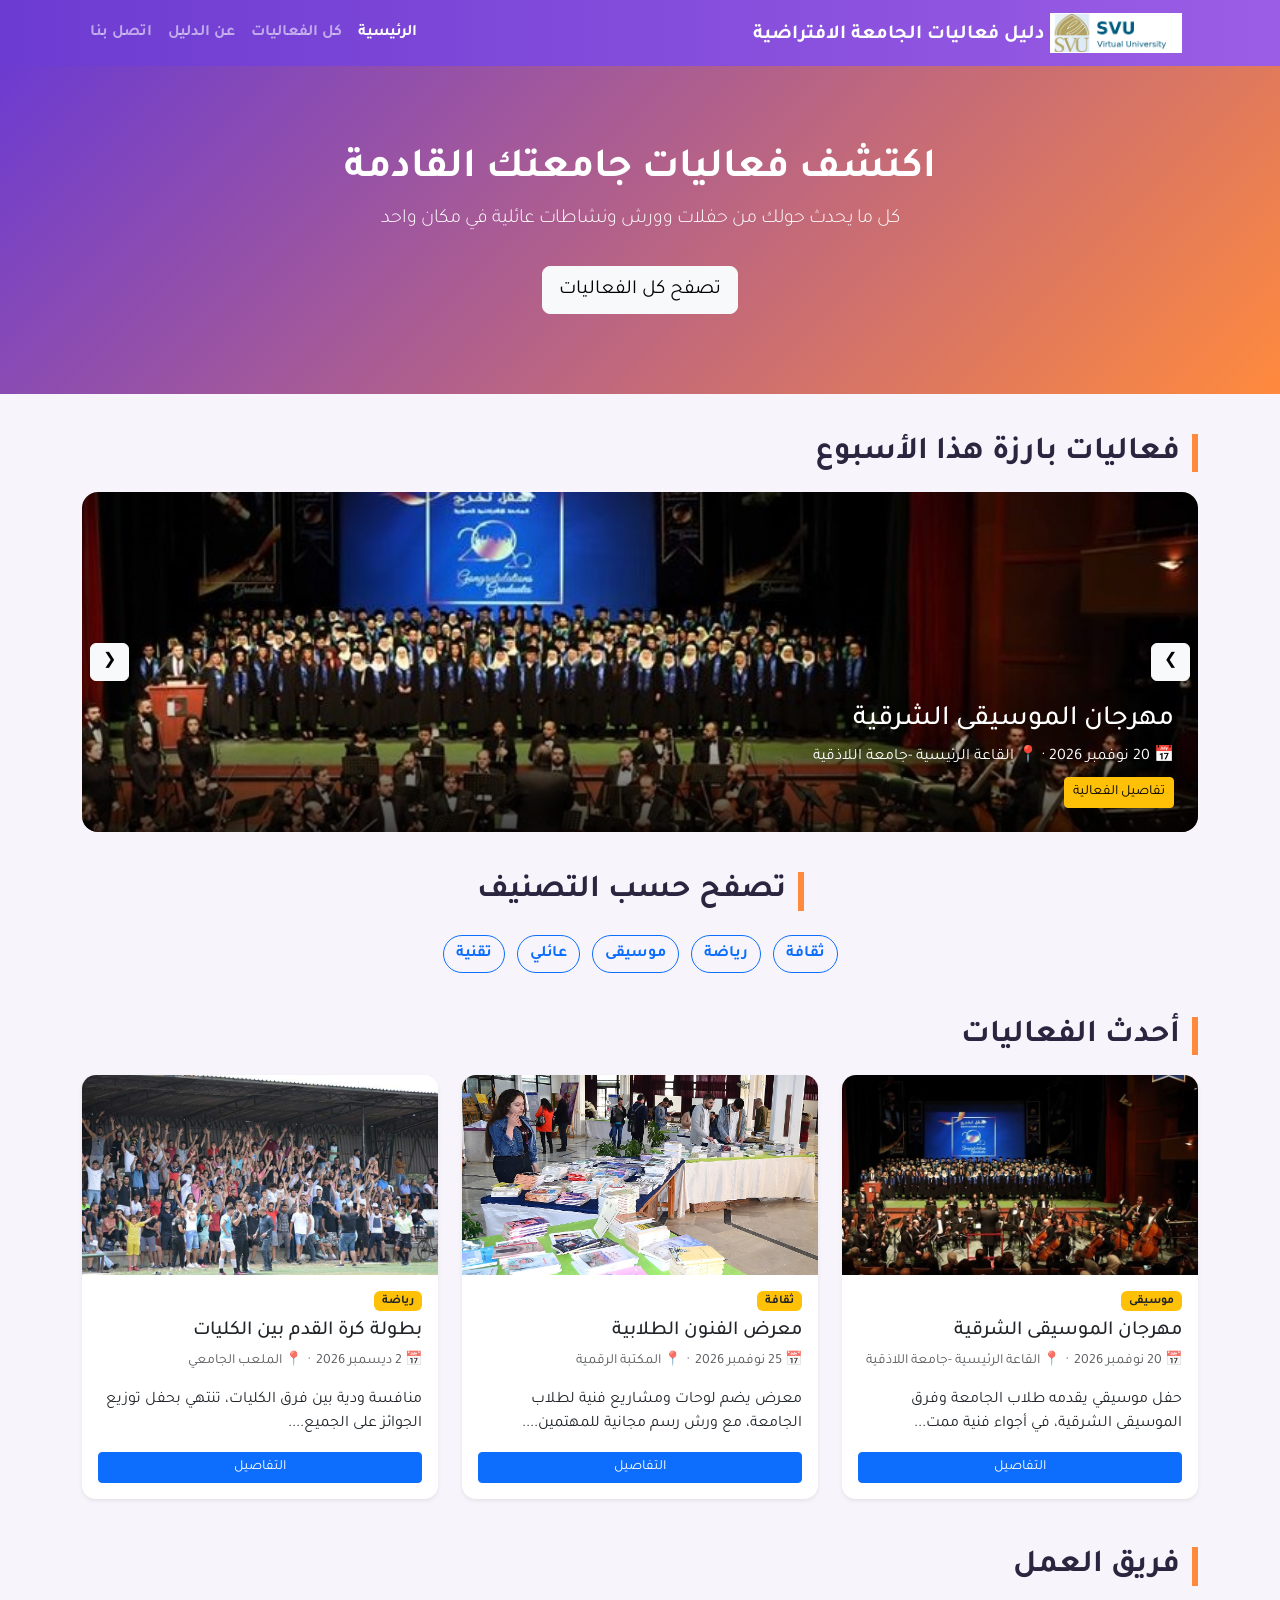
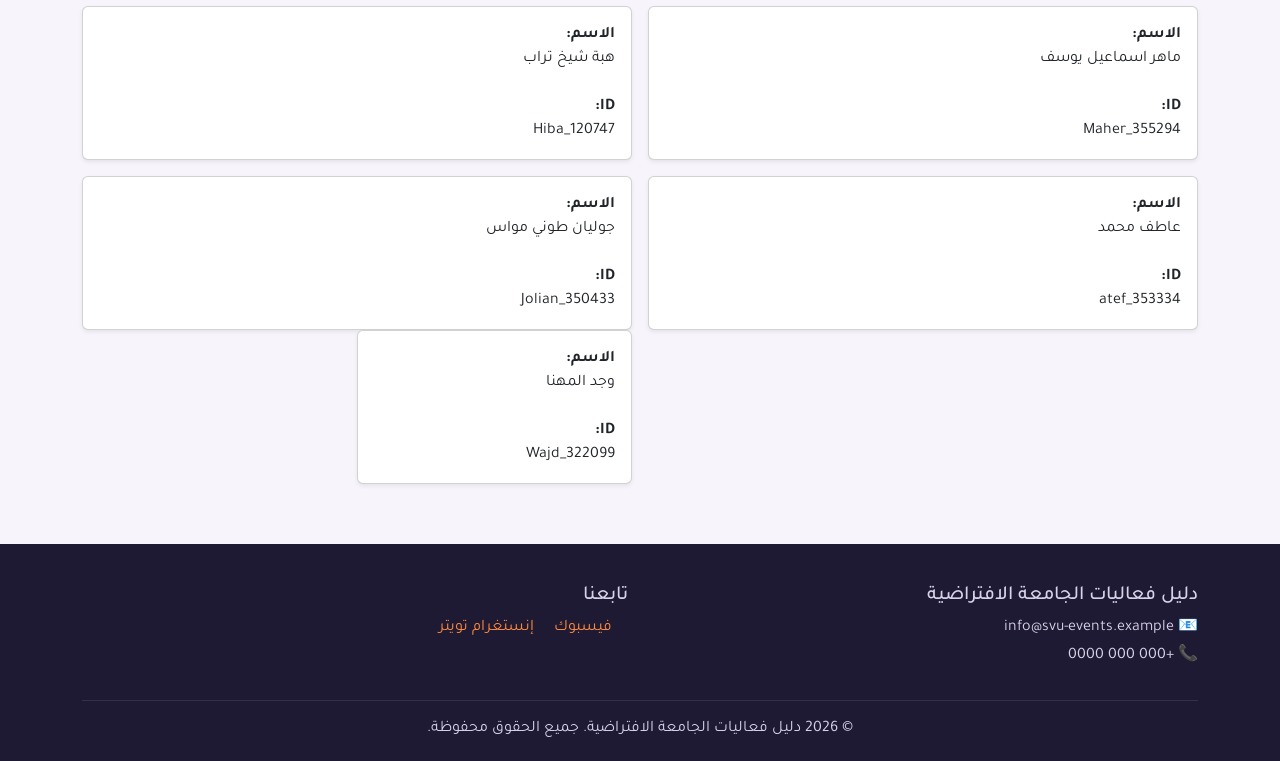
<file: index.html>
<!DOCTYPE html>
<html lang="ar" dir="rtl">
<head>
  <meta charset="UTF-8">
  <meta name="viewport" content="width=device-width, initial-scale=1.0">
  <title>دليل فعاليات الجامعة الافتراضية - الرئيسية</title>

  <!-- Bootstrap CSS عبر CDN -->
  <link href="https://cdn.jsdelivr.net/npm/bootstrap@5.3.3/dist/css/bootstrap.min.css" rel="stylesheet">
  <!-- خط Tajawal من Google Fonts -->
  <link href="https://fonts.googleapis.com/css2?family=Tajawal:wght@400;700&display=swap" rel="stylesheet">
  <!-- ملف التنسيق الخاص بالمشروع -->
  <link rel="stylesheet" href="assets/css/styles.css">
</head>
<body>

  <!-- ===== الرأس: الشعار + شريط التنقل ===== -->
  <header>
    <nav class="navbar navbar-expand-lg navbar-dark main-nav">
      <div class="container">
        <a class="navbar-brand fw-bold" href="index.html">
  <img src="assets/img/logo.png" alt="شعار الجامعة" height="40">
  دليل فعاليات الجامعة الافتراضية
</a>
        <button class="navbar-toggler" type="button" data-bs-toggle="collapse" data-bs-target="#mainNav" aria-controls="mainNav" aria-expanded="false" aria-label="القائمة">
          <span class="navbar-toggler-icon"></span>
        </button>
        <div class="collapse navbar-collapse" id="mainNav">
          <ul class="navbar-nav me-auto">
            <li class="nav-item"><a class="nav-link active" href="index.html">الرئيسية</a></li>
            <li class="nav-item"><a class="nav-link" href="events.html">كل الفعاليات</a></li>
            <li class="nav-item"><a class="nav-link" href="about.html">عن الدليل</a></li>
            <li class="nav-item"><a class="nav-link" href="contact.html">اتصل بنا</a></li>
          </ul>
        </div>
      </div>
    </nav>
  </header>

  <main>
    <!-- ===== البطل (Hero) ===== -->
    <section class="hero">
      <div class="container">
        <h1>اكتشف فعاليات جامعتك القادمة</h1>
        <p class="lead">كل ما يحدث حولك من حفلات وورش ونشاطات عائلية في مكان واحد</p>
        <a href="events.html" class="btn btn-light btn-lg mt-3">تصفح كل الفعاليات</a>
      </div>
    </section>

    <div class="container">

      <!-- ===== القسم الأول: الفعاليات البارزة (سلايدر) ===== -->
      <section>
        <h2 class="section-title">فعاليات بارزة هذا الأسبوع</h2>
        <div class="position-relative">
          <div id="featuredSlider"></div>
          <button id="prevBtn" class="btn btn-light position-absolute top-50 start-0 translate-middle-y ms-2" aria-label="السابق">&#10094;</button>
          <button id="nextBtn" class="btn btn-light position-absolute top-50 end-0 translate-middle-y me-2" aria-label="التالي">&#10095;</button>
        </div>
      </section>

      <!-- ===== القسم الثاني: تصنيفات سريعة (أزرار Badges) ===== -->
      <section class="text-center category-badges">
        <h2 class="section-title d-inline-block">تصفح حسب التصنيف</h2>
        <div>
          <a href="events.html?category=ثقافة" class="btn btn-outline-primary">ثقافة</a>
          <a href="events.html?category=رياضة" class="btn btn-outline-primary">رياضة</a>
          <a href="events.html?category=موسيقى" class="btn btn-outline-primary">موسيقى</a>
          <a href="events.html?category=عائلي" class="btn btn-outline-primary">عائلي</a>
          <a href="events.html?category=تقنية" class="btn btn-outline-primary">تقنية</a>
        </div>
      </section>

      <!-- ===== القسم الثالث: أحدث الفعاليات (شبكة كروت) ===== -->
      <section>
        <h2 class="section-title">أحدث الفعاليات</h2>
        <div class="row g-4" id="latestEvents"></div>
      </section>

      <!-- ===== قسم المشاركين في المشروع ===== -->
      <!-- ملاحظة للمعلم/للفريق: هذا القسم مطلوب في الصفحة الرئيسية -->
      <section class="my-5">
        <h2 class="section-title">فريق العمل</h2>
        <div class="row g-3">
          <!-- المشارك الأول -->
          <div class="col-md-6">
            <div class="card p-3 shadow-sm">
              <strong>الاسم: </strong><span>ماهر اسماعيل يوسف </span><br>
              <strong>ID: </strong><span>Maher_355294</span>
            </div>
          </div>
          <!-- المشارك الثاني -->
          <div class="col-md-6">
            <div class="card p-3 shadow-sm">
              <strong>الاسم: </strong><span>هبة شيخ تراب</span><br>
              <strong>ID: </strong><span>Hiba_120747</span>
            </div>
          </div>
          <!-- المشارك الثالث -->
          <div class="col-md-6">
            <div class="card p-3 shadow-sm">
              <strong>الاسم: </strong><span>عاطف محمد</span><br>
              <strong>ID: </strong><span>atef_353334</span>
            </div>
          </div>
          <!-- المشارك الرابع  -->
          <div class="col-md-6">
            <div class="card p-3 shadow-sm">
              <strong>الاسم: </strong><span>جوليان طوني مواس</span><br>
              <strong>ID: </strong><span>Jolian_350433</span>
            </div>
            <!-- المشارك الخامس  -->
          <div class="col-md-6">
            <div class="card p-3 shadow-sm">
              <strong>الاسم: </strong><span>وجد المهنا</span><br>
              <strong>ID: </strong><span>Wajd_322099</span>
            </div>
          </div>
        </div>
      </section>

    </div>
  </main>

  <!-- ===== التذييل: معلومات التواصل وحقوق النشر وروابط السوشيال ===== -->
  <footer class="site-footer">
    <div class="container">
      <div class="row">
        <div class="col-md-6 mb-3">
          <h5>دليل فعاليات الجامعة الافتراضية</h5>
          <p class="mb-1">📧 info@svu-events.example</p>
          <p class="mb-0">📞 +000 000 0000</p>
        </div>
        <div class="col-md-6 mb-3">
          <h5>تابعنا</h5>
          <a href="#" class="me-3">فيسبوك</a>
          <a href="#" class="me-3">إنستغرام</a>
          <a href="#">تويتر</a>
        </div>
      </div>
      <hr class="border-secondary">
      <p class="text-center mb-0">&copy; 2026 دليل فعاليات الجامعة الافتراضية. جميع الحقوق محفوظة.</p>
    </div>
  </footer>

  <!-- Bootstrap JS (ضروري لعمل القائمة المنسدلة للشاشات الصغيرة) -->
  <script src="https://cdn.jsdelivr.net/npm/bootstrap@5.3.3/dist/js/bootstrap.bundle.min.js"></script>
  <!-- ملف JavaScript الخاص بالمشروع -->
  <script src="assets/js/main.js"></script>
</body>
</html>
</file>
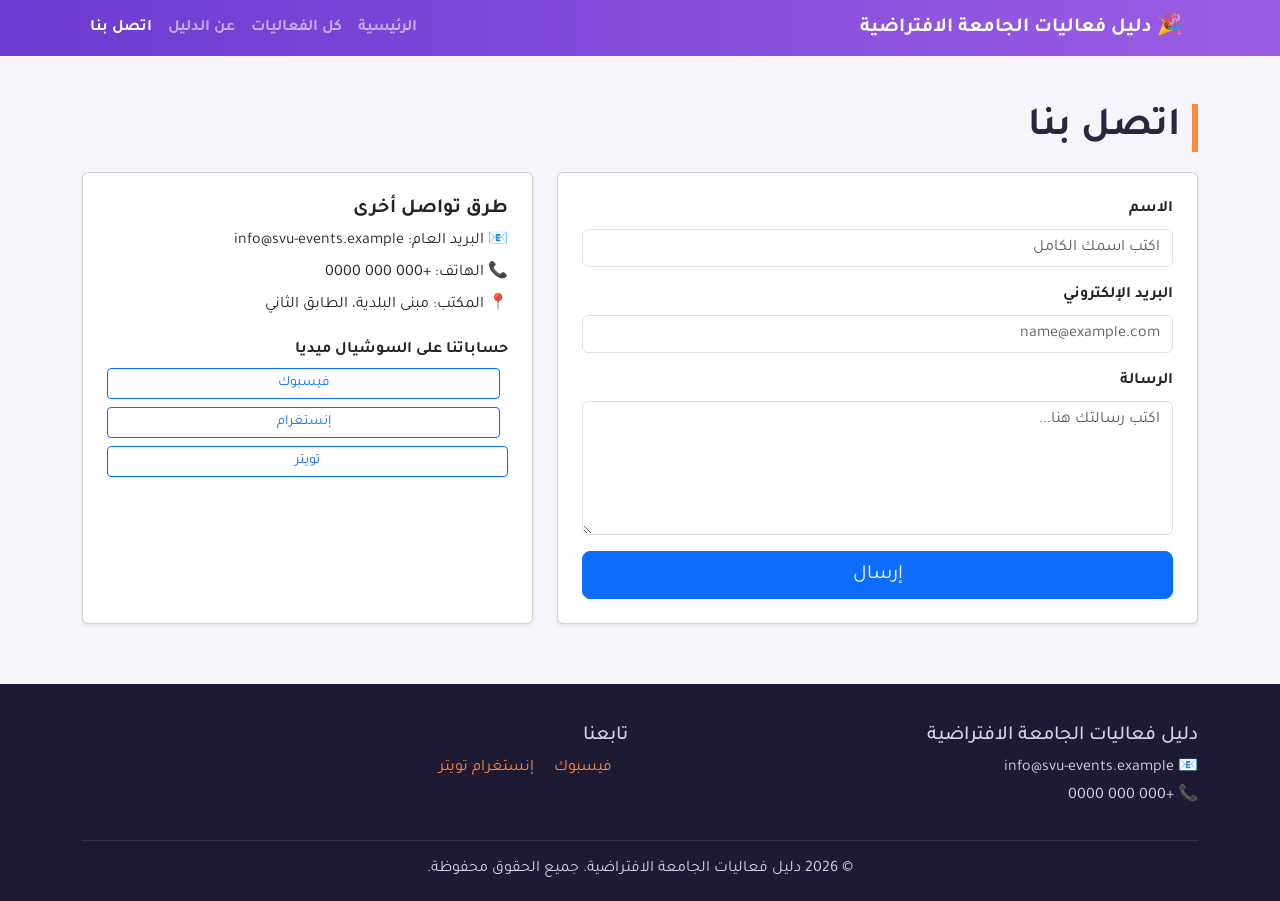
<file: contact.html>
<!DOCTYPE html>
<html lang="ar" dir="rtl">
<head>
  <meta charset="UTF-8">
  <meta name="viewport" content="width=device-width, initial-scale=1.0">
  <title>اتصل بنا - دليل فعاليات الجامعة الافتراضية</title>

  <link href="https://cdn.jsdelivr.net/npm/bootstrap@5.3.3/dist/css/bootstrap.min.css" rel="stylesheet">
  <link href="https://fonts.googleapis.com/css2?family=Tajawal:wght@400;700&display=swap" rel="stylesheet">
  <link rel="stylesheet" href="assets/css/styles.css">
</head>
<body>

  <!-- ===== الرأس: الشعار + شريط التنقل ===== -->
  <header>
    <nav class="navbar navbar-expand-lg navbar-dark main-nav">
      <div class="container">
        <a class="navbar-brand fw-bold" href="index.html">🎉 دليل فعاليات الجامعة الافتراضية</a>
        <button class="navbar-toggler" type="button" data-bs-toggle="collapse" data-bs-target="#mainNav" aria-controls="mainNav" aria-expanded="false" aria-label="القائمة">
          <span class="navbar-toggler-icon"></span>
        </button>
        <div class="collapse navbar-collapse" id="mainNav">
          <ul class="navbar-nav me-auto">
            <li class="nav-item"><a class="nav-link" href="index.html">الرئيسية</a></li>
            <li class="nav-item"><a class="nav-link" href="events.html">كل الفعاليات</a></li>
            <li class="nav-item"><a class="nav-link" href="about.html">عن الدليل</a></li>
            <li class="nav-item"><a class="nav-link active" href="contact.html">اتصل بنا</a></li>
          </ul>
        </div>
      </div>
    </nav>
  </header>

  <main class="container my-5">
    <h1 class="section-title">اتصل بنا</h1>

    <div class="row g-4">
      <!-- ===== نموذج التواصل ===== -->
      <div class="col-lg-7">
        <div class="card p-4 shadow-sm">

          <!-- مكان عرض رسائل النجاح/الفشل (Bootstrap Alerts) -->
          <div id="formAlert" class="alert d-none" role="alert"></div>

          <!-- novalidate: نترك التحقق لـ JavaScript بدل المتصفح -->
          <form id="contactForm" novalidate>
            <div class="mb-3">
              <label for="contactName" class="form-label fw-bold">الاسم</label>
              <input type="text" id="contactName" class="form-control" placeholder="اكتب اسمك الكامل">
            </div>
            <div class="mb-3">
              <label for="contactEmail" class="form-label fw-bold">البريد الإلكتروني</label>
              <input type="email" id="contactEmail" class="form-control" placeholder="name@example.com">
            </div>
            <div class="mb-3">
              <label for="contactMessage" class="form-label fw-bold">الرسالة</label>
              <textarea id="contactMessage" class="form-control" rows="5" placeholder="اكتب رسالتك هنا..."></textarea>
            </div>
            <button type="submit" class="btn btn-primary btn-lg w-100">إرسال</button>
          </form>
        </div>
      </div>

      <!-- ===== معلومات التواصل البديلة ===== -->
      <div class="col-lg-5">
        <div class="card p-4 shadow-sm h-100">
          <h2 class="h5 fw-bold">طرق تواصل أخرى</h2>
          <p class="mb-2">📧 البريد العام: info@svu-events.example</p>
          <p class="mb-2">📞 الهاتف: +000 000 0000</p>
          <p class="mb-4">📍 المكتب: مبنى البلدية، الطابق الثاني</p>

          <h3 class="h6 fw-bold">حساباتنا على السوشيال ميديا</h3>
          <a href="#" class="btn btn-outline-primary btn-sm me-2 mb-2">فيسبوك</a>
          <a href="#" class="btn btn-outline-primary btn-sm me-2 mb-2">إنستغرام</a>
          <a href="#" class="btn btn-outline-primary btn-sm mb-2">تويتر</a>
        </div>
      </div>
    </div>
  </main>

  <!-- ===== التذييل ===== -->
  <footer class="site-footer">
    <div class="container">
      <div class="row">
        <div class="col-md-6 mb-3">
          <h5>دليل فعاليات الجامعة الافتراضية</h5>
          <p class="mb-1">📧 info@svu-events.example</p>
          <p class="mb-0">📞 +000 000 0000</p>
        </div>
        <div class="col-md-6 mb-3">
          <h5>تابعنا</h5>
          <a href="#" class="me-3">فيسبوك</a>
          <a href="#" class="me-3">إنستغرام</a>
          <a href="#">تويتر</a>
        </div>
      </div>
      <hr class="border-secondary">
      <p class="text-center mb-0">&copy; 2026 دليل فعاليات الجامعة الافتراضية. جميع الحقوق محفوظة.</p>
    </div>
  </footer>

  <script src="https://cdn.jsdelivr.net/npm/bootstrap@5.3.3/dist/js/bootstrap.bundle.min.js"></script>
  <script src="assets/js/main.js"></script>
</body>
</html>
</file>
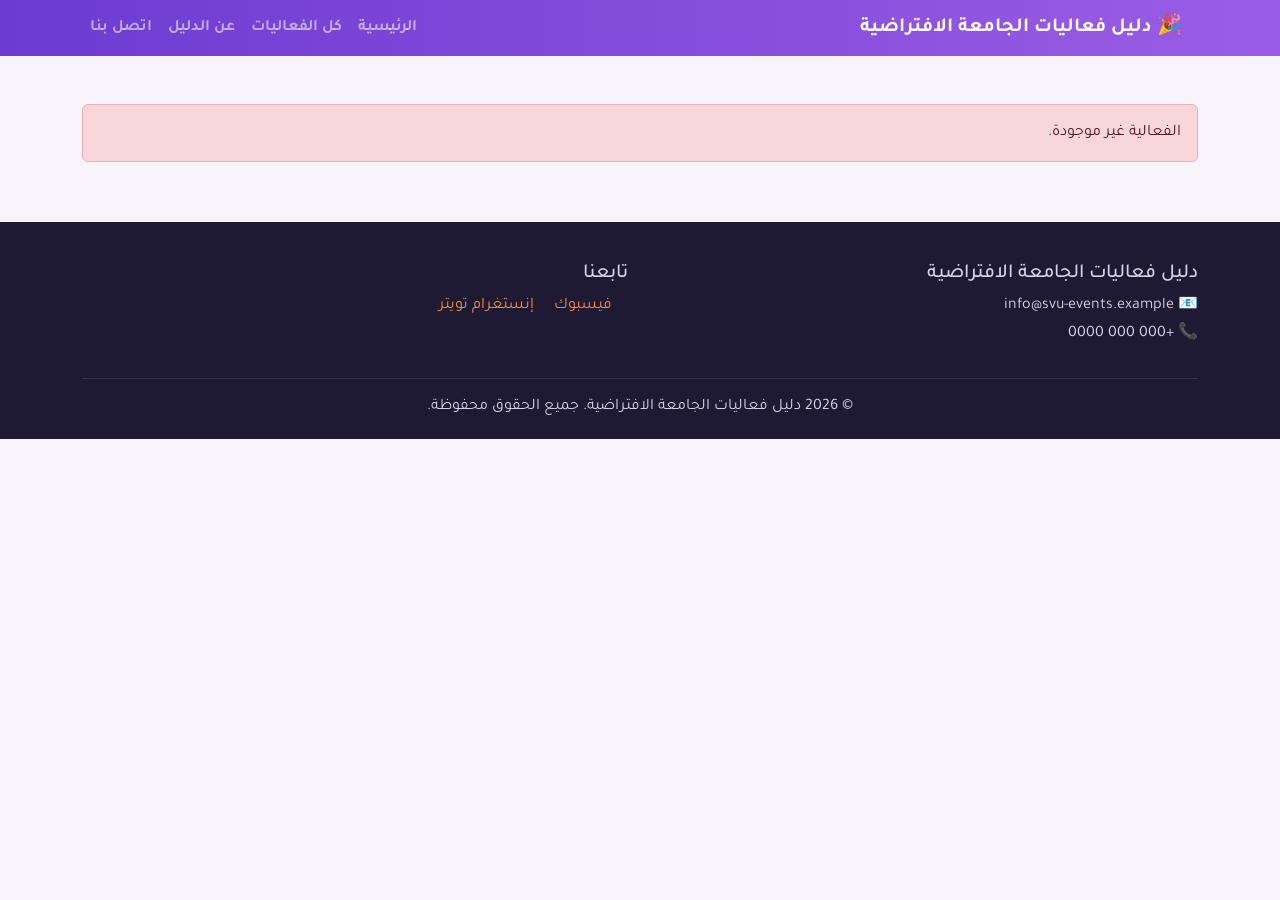
<file: event.html>
<!DOCTYPE html>
<html lang="ar" dir="rtl">
<head>
  <meta charset="UTF-8">
  <meta name="viewport" content="width=device-width, initial-scale=1.0">
  <title>تفاصيل الفعالية - دليل فعاليات الجامعة الافتراضية</title>

  <link href="https://cdn.jsdelivr.net/npm/bootstrap@5.3.3/dist/css/bootstrap.min.css" rel="stylesheet">
  <link href="https://fonts.googleapis.com/css2?family=Tajawal:wght@400;700&display=swap" rel="stylesheet">
  <link rel="stylesheet" href="assets/css/styles.css">
</head>
<body>

  <!-- ===== الرأس: الشعار + شريط التنقل ===== -->
  <header>
    <nav class="navbar navbar-expand-lg navbar-dark main-nav">
      <div class="container">
        <a class="navbar-brand fw-bold" href="index.html">🎉 دليل فعاليات الجامعة الافتراضية</a>
        <button class="navbar-toggler" type="button" data-bs-toggle="collapse" data-bs-target="#mainNav" aria-controls="mainNav" aria-expanded="false" aria-label="القائمة">
          <span class="navbar-toggler-icon"></span>
        </button>
        <div class="collapse navbar-collapse" id="mainNav">
          <ul class="navbar-nav me-auto">
            <li class="nav-item"><a class="nav-link" href="index.html">الرئيسية</a></li>
            <li class="nav-item"><a class="nav-link" href="events.html">كل الفعاليات</a></li>
            <li class="nav-item"><a class="nav-link" href="about.html">عن الدليل</a></li>
            <li class="nav-item"><a class="nav-link" href="contact.html">اتصل بنا</a></li>
          </ul>
        </div>
      </div>
    </nav>
  </header>

  <main class="container my-5">
    <!-- يُملأ هذا القسم بالبيانات من main.js حسب الـ id في الرابط -->
    <div id="eventDetails">

      <!-- عنوان الفعالية وتاريخها ومكانها -->
      <h1 id="evTitle" class="fw-bold mb-3"></h1>
      <p class="mb-1">📅 <span id="evDate"></span></p>
      <p class="mb-4">📍 <span id="evPlace"></span></p>

      <!-- صورة الفعالية -->
      <img id="evImage" class="event-hero-img mb-4" src="" alt="">

      <div class="row g-4">
        <!-- الوصف الكامل + المعرض الصغير -->
        <div class="col-lg-8">
          <h2 class="h4 fw-bold">عن الفعالية</h2>
          <p id="evDesc" class="fs-5"></p>

          <h3 class="h5 fw-bold mt-4">معرض الصور</h3>
          <div class="row g-2">
            <div class="col-4"><img class="gallery-img" src="assets/img/photo-galary.jpg" alt="صورة من الفعالية 1"></div>
            <div class="col-4"><img class="gallery-img" src="assets/img/photo-galary2.jpg" alt="صورة من الفعالية 2"></div>
            <div class="col-4"><img class="gallery-img" src="assets/img/photo-galary3.jpg" alt="صورة من الفعالية 3"></div>
          </div>
        </div>

        <!-- الخريطة الثابتة + الأزرار -->
        <div class="col-lg-4">
          <div class="card p-3 shadow-sm">
            <h3 class="h6 fw-bold">موقع الفعالية</h3>
            <!-- خريطة ثابتة بصورة (صورة وهمية للتجربة) -->
            <img class="gallery-img mb-3" src="assets/img/place.jpg" alt="خريطة موقع الفعالية">
            <button id="calendarBtn" class="btn btn-success w-100 mb-2">📅 أضف للتقويم</button>
            <button id="shareBtn" class="btn btn-outline-primary w-100 mb-2">🔗 شارك</button>
            <!-- زر يفتح نافذة الحجز (Bootstrap Modal) -->
            <button type="button" class="btn btn-warning w-100" data-bs-toggle="modal" data-bs-target="#reserveModal">🎟️ احجز مكانك</button>
          </div>
        </div>
      </div>

      <!-- قسم: فعاليات ذات صلة -->
      <section class="mt-5">
        <h2 class="section-title">فعاليات ذات صلة</h2>
        <div class="row g-4" id="relatedGrid"></div>
      </section>

    </div>
  </main>

  <!-- ===== نافذة حجز المكان (Bootstrap Modal) ===== -->
  <div class="modal fade" id="reserveModal" tabindex="-1" aria-labelledby="reserveModalLabel" aria-hidden="true">
    <div class="modal-dialog">
      <div class="modal-content">
        <div class="modal-header">
          <h2 class="modal-title h5" id="reserveModalLabel">حجز مكان في الفعالية</h2>
          <button type="button" class="btn-close" data-bs-dismiss="modal" aria-label="إغلاق"></button>
        </div>
        <form id="reserveForm" novalidate>
          <div class="modal-body">
            <div id="reserveAlert" class="alert d-none"></div>
            <label for="reserveName" class="form-label fw-bold">الاسم الكامل</label>
            <input type="text" id="reserveName" class="form-control" placeholder="اكتب اسمك">
          </div>
          <div class="modal-footer">
            <button type="button" class="btn btn-secondary" data-bs-dismiss="modal">إلغاء</button>
            <button type="submit" class="btn btn-primary">تأكيد الحجز</button>
          </div>
        </form>
      </div>
    </div>
  </div>

  <!-- ===== التذييل ===== -->
  <footer class="site-footer">
    <div class="container">
      <div class="row">
        <div class="col-md-6 mb-3">
          <h5>دليل فعاليات الجامعة الافتراضية</h5>
          <p class="mb-1">📧 info@svu-events.example</p>
          <p class="mb-0">📞 +000 000 0000</p>
        </div>
        <div class="col-md-6 mb-3">
          <h5>تابعنا</h5>
          <a href="#" class="me-3">فيسبوك</a>
          <a href="#" class="me-3">إنستغرام</a>
          <a href="#">تويتر</a>
        </div>
      </div>
      <hr class="border-secondary">
      <p class="text-center mb-0">&copy; 2026 دليل فعاليات الجامعة الافتراضية. جميع الحقوق محفوظة.</p>
    </div>
  </footer>

  <script src="https://cdn.jsdelivr.net/npm/bootstrap@5.3.3/dist/js/bootstrap.bundle.min.js"></script>
  <script src="assets/js/main.js"></script>
</body>
</html>
</file>
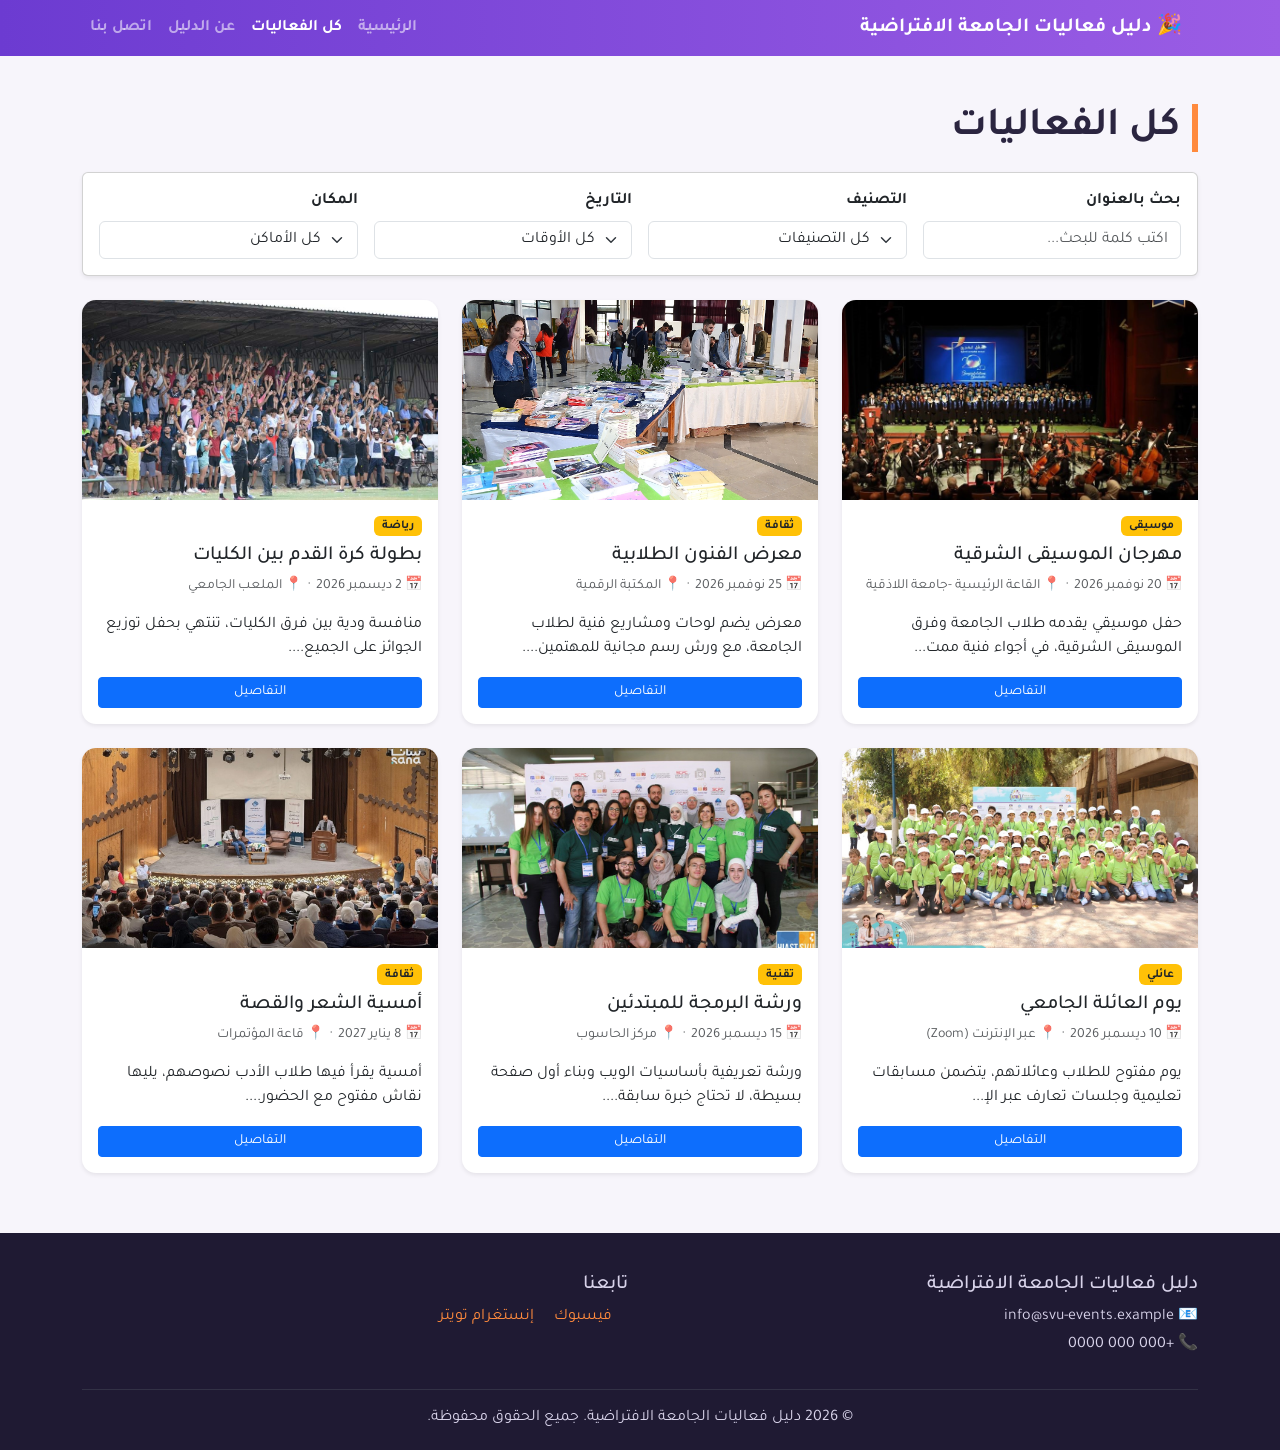
<file: events.html>
<!DOCTYPE html>
<html lang="ar" dir="rtl">
<head>
  <meta charset="UTF-8">
  <meta name="viewport" content="width=device-width, initial-scale=1.0">
  <title>كل الفعاليات - دليل فعاليات الجامعة الافتراضية</title>

  <link href="https://cdn.jsdelivr.net/npm/bootstrap@5.3.3/dist/css/bootstrap.min.css" rel="stylesheet">
  <link href="https://fonts.googleapis.com/css2?family=Tajawal:wght@400;700&display=swap" rel="stylesheet">
  <link rel="stylesheet" href="assets/css/styles.css">
</head>
<body>

  <!-- ===== الرأس: الشعار + شريط التنقل ===== -->
  <header>
    <nav class="navbar navbar-expand-lg navbar-dark main-nav">
      <div class="container">
        <a class="navbar-brand fw-bold" href="index.html">🎉 دليل فعاليات الجامعة الافتراضية</a>
        <button class="navbar-toggler" type="button" data-bs-toggle="collapse" data-bs-target="#mainNav" aria-controls="mainNav" aria-expanded="false" aria-label="القائمة">
          <span class="navbar-toggler-icon"></span>
        </button>
        <div class="collapse navbar-collapse" id="mainNav">
          <ul class="navbar-nav me-auto">
            <li class="nav-item"><a class="nav-link" href="index.html">الرئيسية</a></li>
            <li class="nav-item"><a class="nav-link active" href="events.html">كل الفعاليات</a></li>
            <li class="nav-item"><a class="nav-link" href="about.html">عن الدليل</a></li>
            <li class="nav-item"><a class="nav-link" href="contact.html">اتصل بنا</a></li>
          </ul>
        </div>
      </div>
    </nav>
  </header>

  <main class="container my-5">
    <h1 class="section-title">كل الفعاليات</h1>

    <!-- ===== شريط أدوات البحث والفلترة ===== -->
    <div class="card p-3 mb-4 shadow-sm">
      <div class="row g-3">
        <div class="col-md-3">
          <label for="searchBox" class="form-label fw-bold">بحث بالعنوان</label>
          <input type="text" id="searchBox" class="form-control" placeholder="اكتب كلمة للبحث...">
        </div>
        <div class="col-md-3">
          <label for="categoryFilter" class="form-label fw-bold">التصنيف</label>
          <select id="categoryFilter" class="form-select">
            <option value="all">كل التصنيفات</option>
            <option value="ثقافة">ثقافة</option>
            <option value="رياضة">رياضة</option>
            <option value="موسيقى">موسيقى</option>
            <option value="عائلي">عائلي</option>
            <option value="تقنية">تقنية</option>
          </select>
        </div>
        <div class="col-md-3">
          <label for="dateFilter" class="form-label fw-bold">التاريخ</label>
          <select id="dateFilter" class="form-select">
            <option value="all">كل الأوقات</option>
            <option value="week">خلال أسبوع</option>
            <option value="month">خلال شهر</option>
            <option value="later">بعد شهر</option>
          </select>
        </div>
        <!-- خيارات المكان تُعبَّأ تلقائيًا من main.js -->
        <div class="col-md-3">
          <label for="locationFilter" class="form-label fw-bold">المكان</label>
          <select id="locationFilter" class="form-select">
            <option value="all">كل الأماكن</option>
          </select>
        </div>
      </div>
    </div>

    <!-- رسالة تظهر عند عدم وجود نتائج -->
    <div id="noResults" class="alert alert-warning d-none">لا توجد فعاليات تطابق بحثك.</div>

    <!-- ===== شبكة الكروت: كل الفعاليات ===== -->
    <div class="row g-4" id="eventsGrid"></div>
  </main>

  <!-- ===== التذييل ===== -->
  <footer class="site-footer">
    <div class="container">
      <div class="row">
        <div class="col-md-6 mb-3">
          <h5>دليل فعاليات الجامعة الافتراضية</h5>
          <p class="mb-1">📧 info@svu-events.example</p>
          <p class="mb-0">📞 +000 000 0000</p>
        </div>
        <div class="col-md-6 mb-3">
          <h5>تابعنا</h5>
          <a href="#" class="me-3">فيسبوك</a>
          <a href="#" class="me-3">إنستغرام</a>
          <a href="#">تويتر</a>
        </div>
      </div>
      <hr class="border-secondary">
      <p class="text-center mb-0">&copy; 2026 دليل فعاليات الجامعة الافتراضية. جميع الحقوق محفوظة.</p>
    </div>
  </footer>

  <script src="https://cdn.jsdelivr.net/npm/bootstrap@5.3.3/dist/js/bootstrap.bundle.min.js"></script>
  <script src="assets/js/main.js"></script>
</body>
</html>
</file>
<file: assets/css/styles.css>
/* ===================================================
   ملف التنسيق: دليل فعاليات الجامعة الافتراضية
   =================================================== */

/* 1) متغيرات الألوان (هوية لونية بسيطة) */
:root {
  --primary: #6c3bd1;      /* اللون الأساسي (بنفسجي) */
  --secondary: #ff8a3d;    /* اللون الثانوي (برتقالي حيوي) */
  --bg: #f7f5fb;           /* خلفية محايدة */
  --text: #2b2540;         /* لون النص */
}

/* 2) الخط والخلفية */
body {
  font-family: "Tajawal", "Cairo", sans-serif;
  background-color: var(--bg);
  color: var(--text);
}

/* 3) شريط التنقل */
.main-nav {
  background: linear-gradient(90deg, var(--primary), #9b5de5);
}
.main-nav .nav-link {
  font-weight: 700;
}

/* 4) البطل (Hero) في الصفحة الرئيسية */
.hero {
  background: linear-gradient(135deg, var(--primary), var(--secondary));
  color: #fff;
  padding: 80px 0;
  text-align: center;
}
.hero h1 {
  font-weight: 700;
  font-size: 2.6rem;
}

/* 5) عنوان كل قسم */
.section-title {
  font-weight: 700;
  margin: 40px 0 20px;
  border-right: 6px solid var(--secondary);
  padding-right: 12px;
}

/* 6) السلايدر */
#featuredSlider {
  position: relative;
  height: 340px;
  border-radius: 16px;
  overflow: hidden;
}
.slide {
  display: none;           /* مخفي افتراضيًا */
  height: 100%;
  background-size: cover;
  background-position: center;
  position: relative;
}
.slide.active {
  display: flex;           /* يظهر الشريحة النشطة فقط */
  align-items: flex-end;
}
.slide-caption {
  width: 100%;
  padding: 24px;
  background: linear-gradient(transparent, rgba(0, 0, 0, 0.75));
  color: #fff;
}

/* 7) بطاقات الفعاليات */
.event-card {
  border: none;
  border-radius: 14px;
  overflow: hidden;
  transition: transform 0.2s ease, box-shadow 0.2s ease;
}
.event-card:hover {
  transform: translateY(-6px);
  box-shadow: 0 12px 24px rgba(0, 0, 0, 0.12) !important;
}
.event-card img {
  height: 200px;
  object-fit: cover;
}

/* 8) أزرار التصنيفات */
.category-badges .btn {
  margin: 4px;
  border-radius: 999px;
  font-weight: 700;
}

/* 9) صفحة التفاصيل */
.event-hero-img {
  width: 100%;
  max-height: 420px;
  object-fit: cover;
  border-radius: 16px;
}
.gallery-img {
  width: 100%;
  height: 130px;
  object-fit: cover;
  border-radius: 10px;
}

/* 10) بطاقات فريق العمل */
.team-card img {
  width: 100px;
  height: 100px;
  object-fit: cover;
  border-radius: 50%;
}

/* 11) تذييل الصفحة */
.site-footer {
  background: #1f1a33;
  color: #d8d3ea;
  padding: 40px 0 20px;
  margin-top: 60px;
}
.site-footer a {
  color: var(--secondary);
  text-decoration: none;
}

/* 12) تحسينات للشاشات الصغيرة */
@media (max-width: 576px) {
  .hero h1 {
    font-size: 1.8rem;
  }
  #featuredSlider {
    height: 260px;
  }
}
</file>
